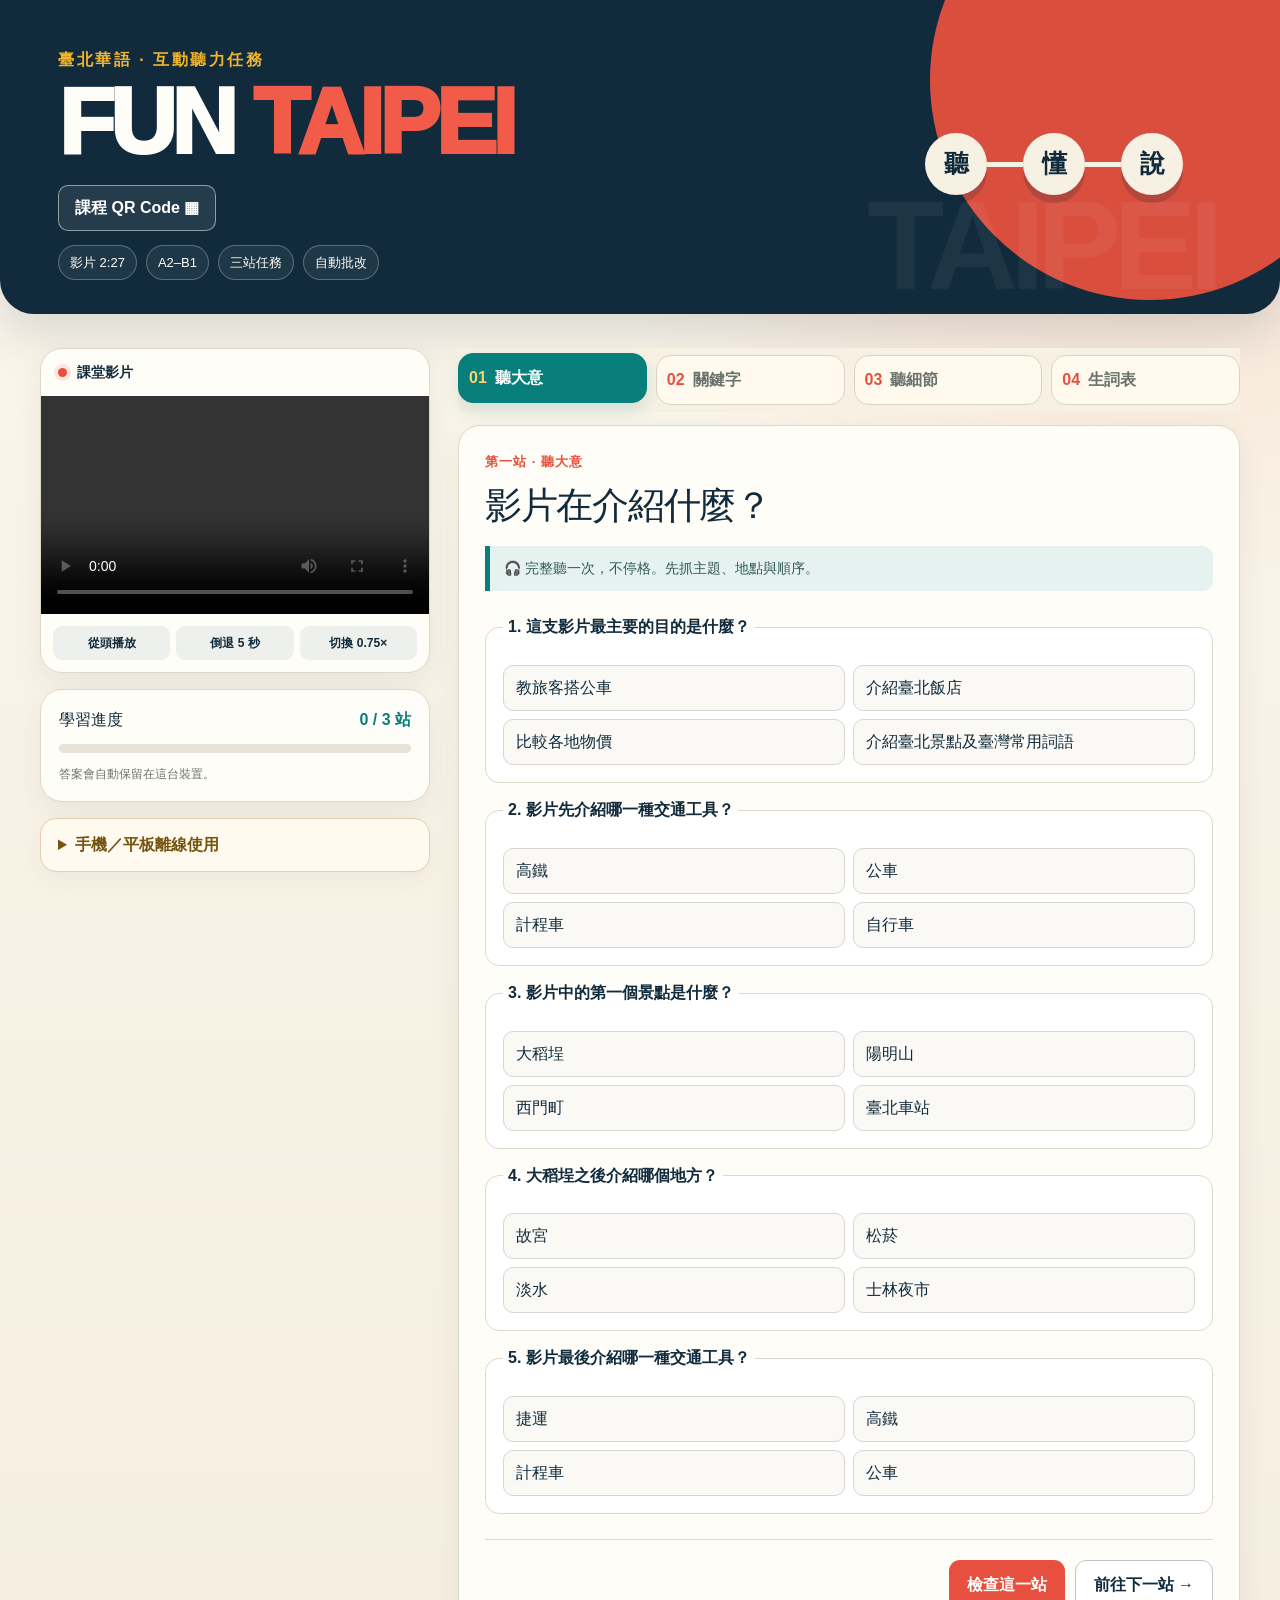
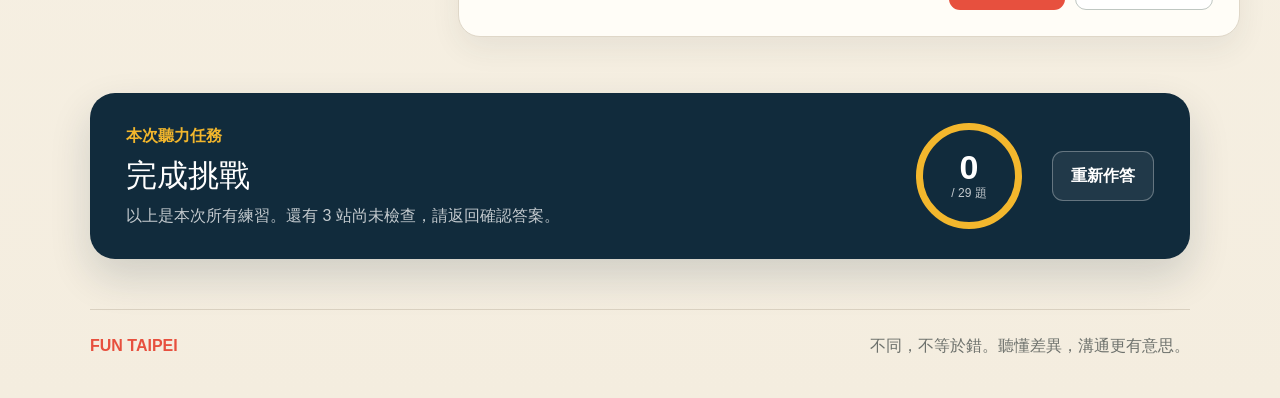
<file: index.html>
<!doctype html><html lang="zh-Hant"><head><meta charset="utf-8"><meta name="viewport" content="width=device-width,initial-scale=1"><title>FUN TAIPEI｜臺北華語聽力任務</title><link rel="icon" href="./favicon.svg"><link rel="manifest" href="./manifest.webmanifest"><meta name="theme-color" content="#112b3c">  <script type="module" crossorigin src="./assets/index-vocabulary-20261005.js"></script>
  <link rel="stylesheet" crossorigin href="./assets/index-vocabulary-20261005.css">
<link rel="stylesheet" href="./assets/sticky-word-bank-20261012.css"><script defer src="./assets/sticky-word-bank-20261012.js"></script></head><body><div id="root"></div></body></html>
</file>
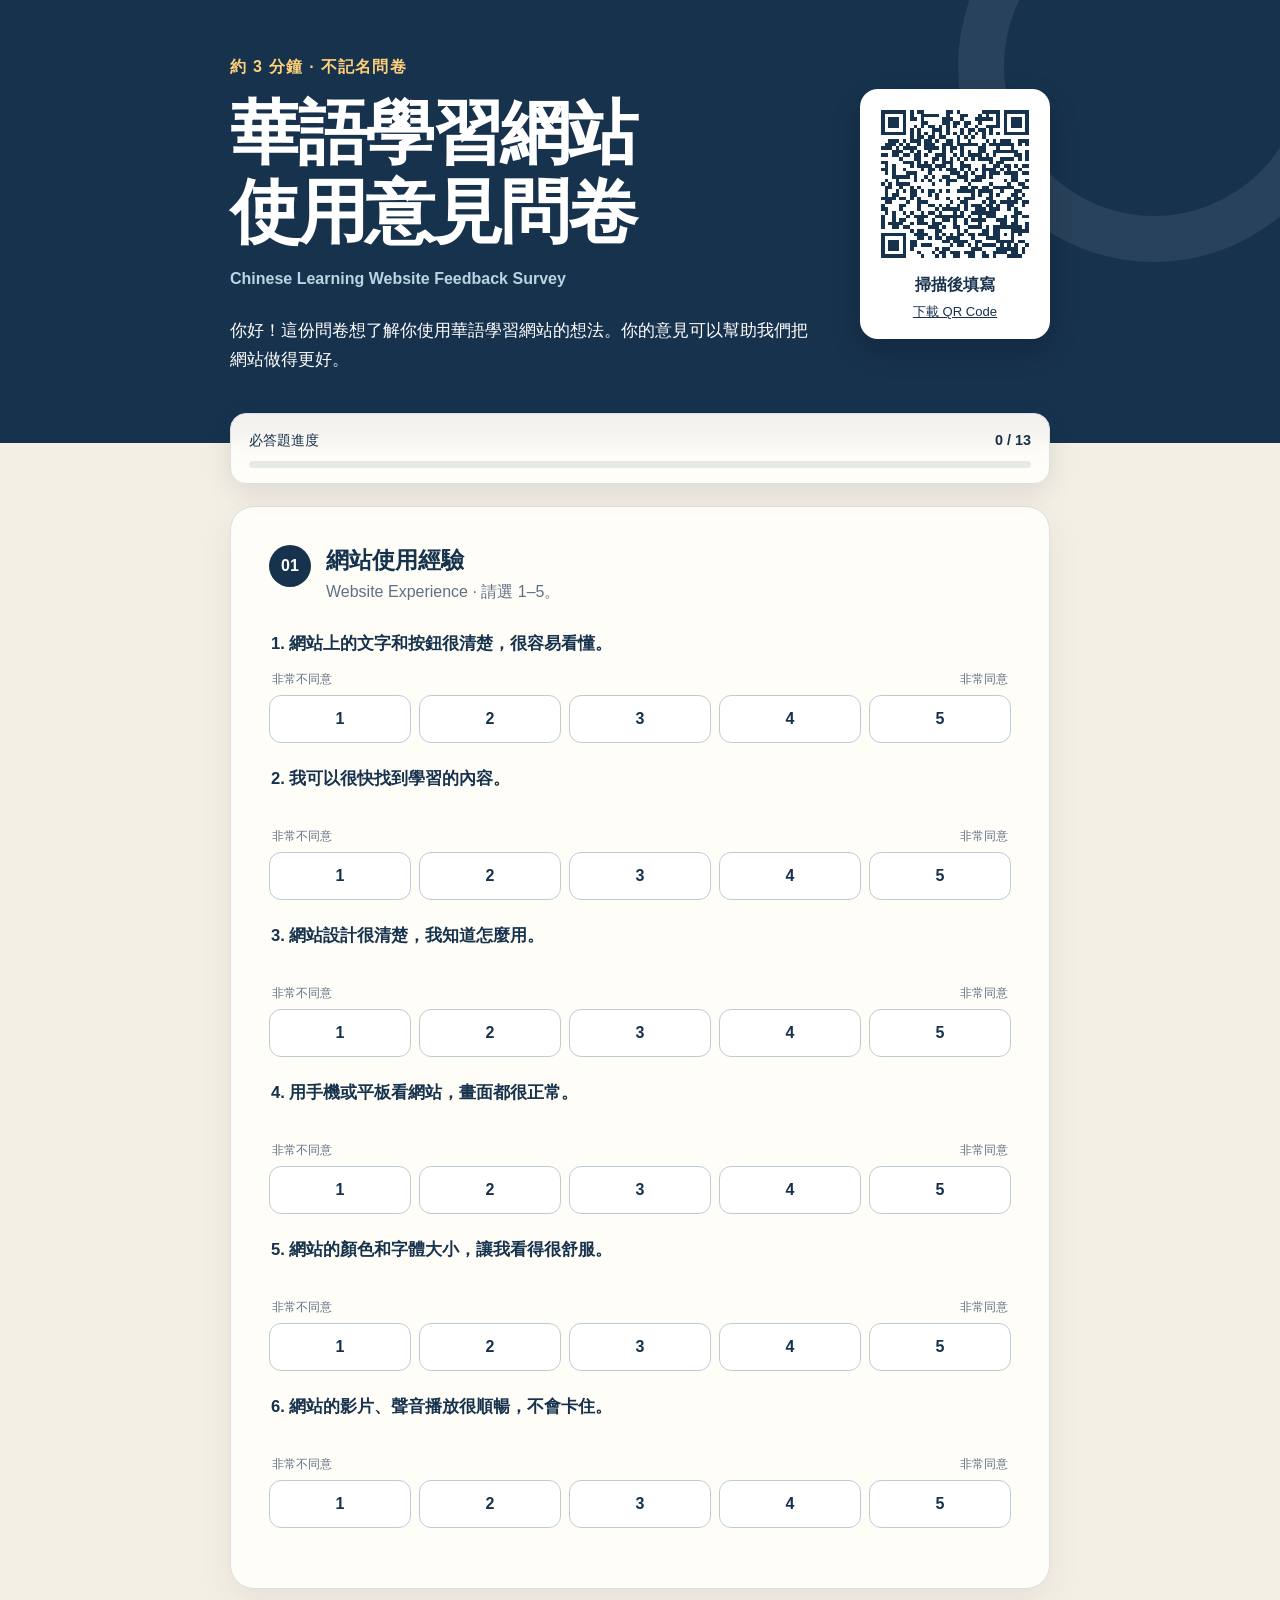
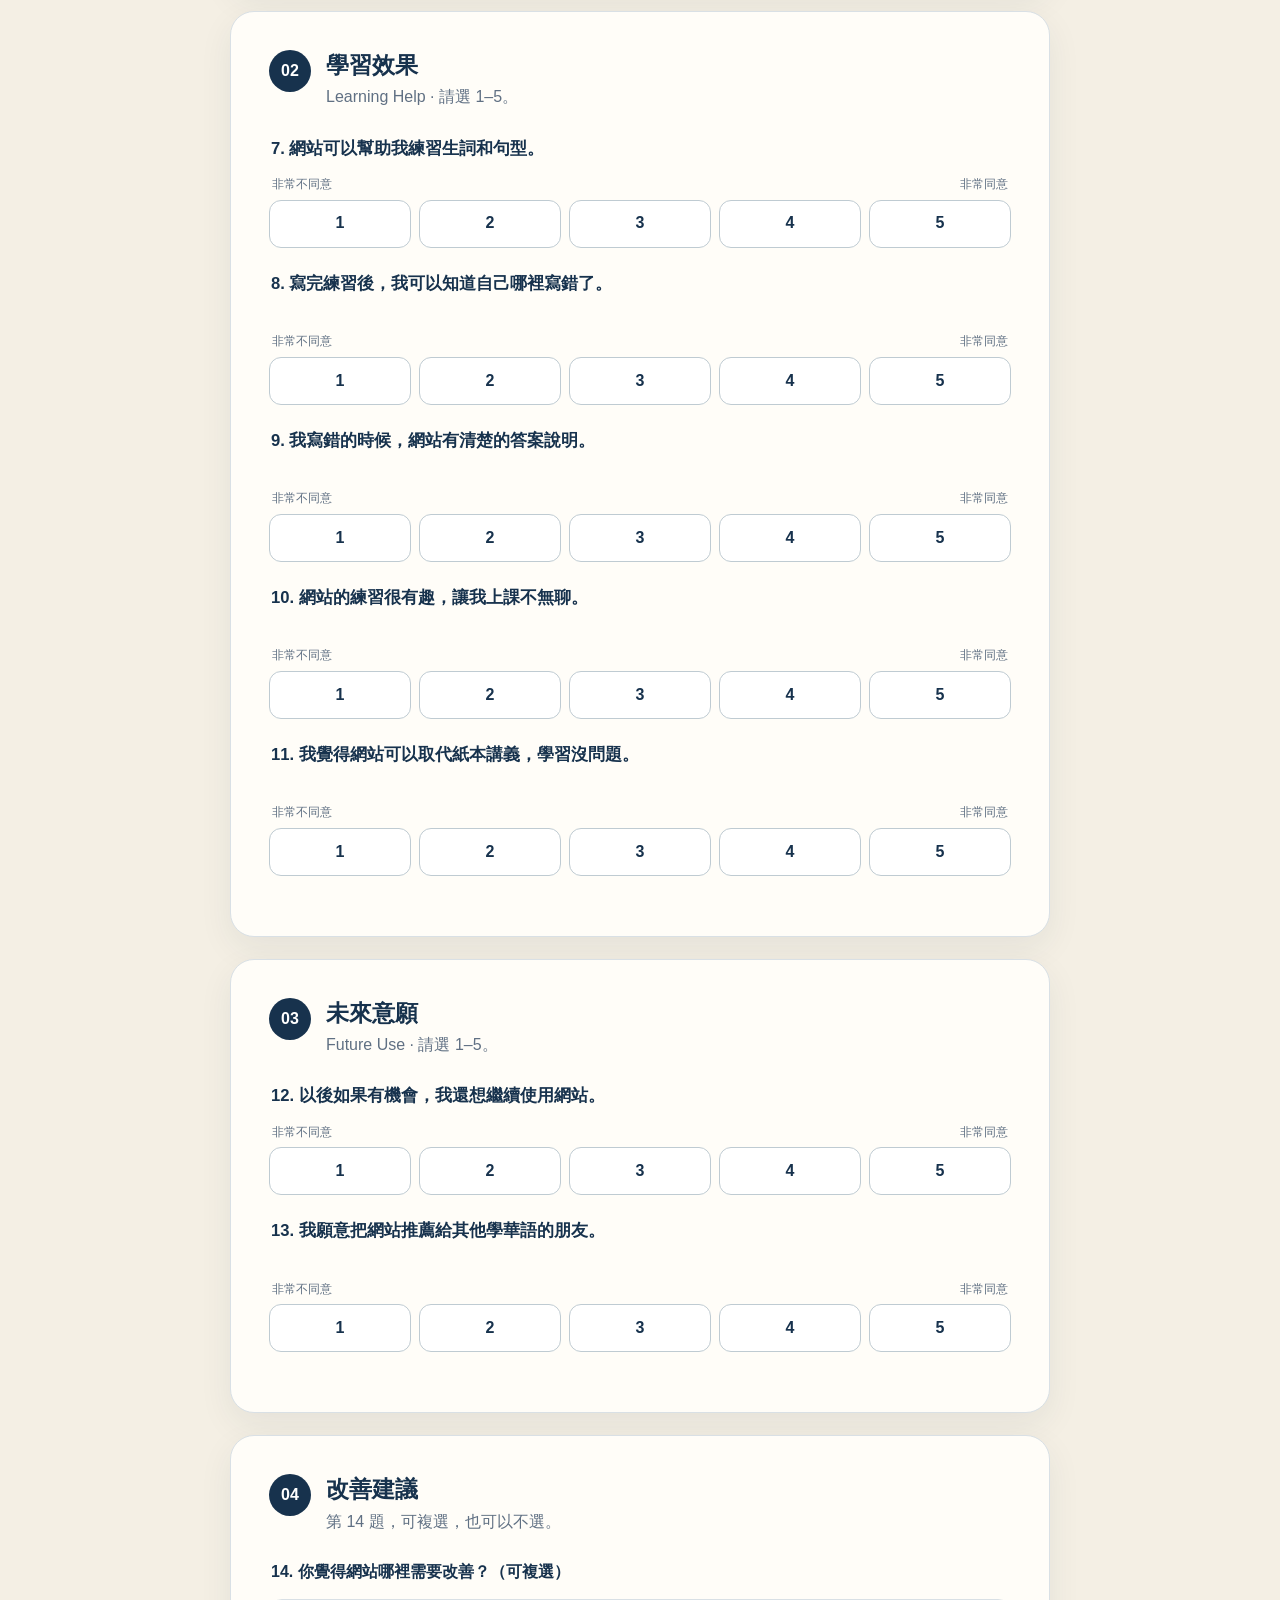
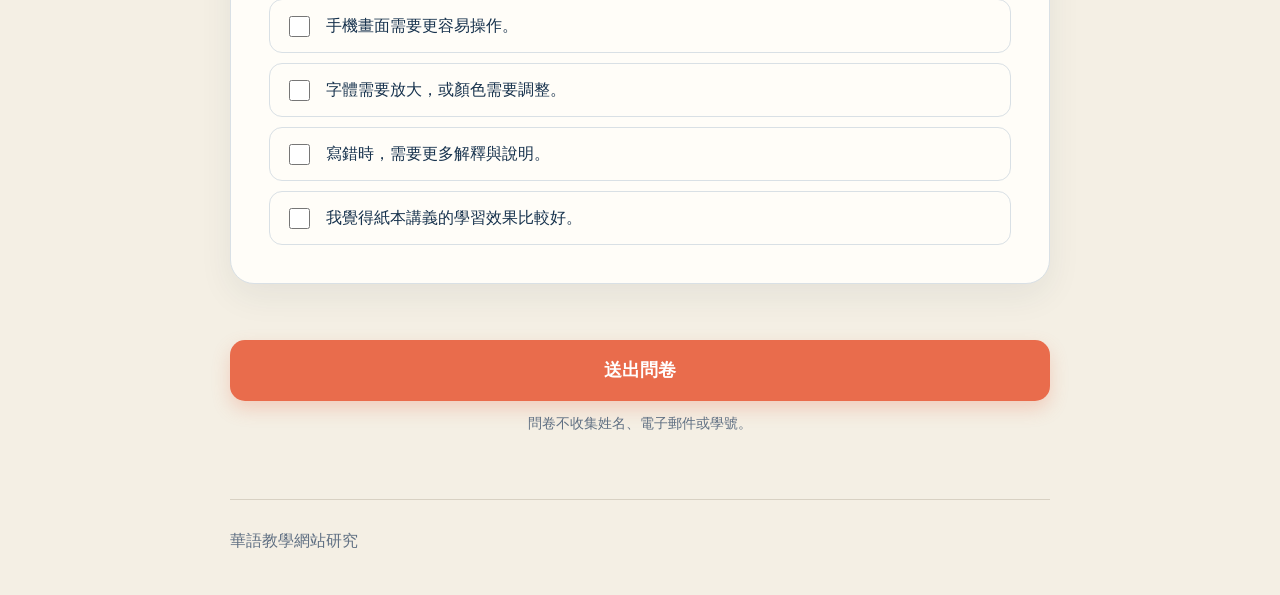
<file: survey/index.html>
<!doctype html>
<html lang="zh-Hant">
<head>
  <meta charset="utf-8">
  <meta name="viewport" content="width=device-width, initial-scale=1">
  <meta name="theme-color" content="#17324d">
  <title>華語學習網站使用意見問卷</title>
  <link rel="stylesheet" href="./styles.css?v=20261001-6">
</head>
<body>
  <header class="hero">
    <div class="hero-inner hero-layout">
      <div>
        <p class="eyebrow">約 3 分鐘 · 不記名問卷</p>
        <h1>華語學習網站<br>使用意見問卷</h1>
        <p class="subtitle">Chinese Learning Website Feedback Survey</p>
        <p class="intro">你好！這份問卷想了解你使用華語學習網站的想法。你的意見可以幫助我們把網站做得更好。</p>
      </div>
      <aside class="hero-qr" aria-label="問卷 QR Code">
        <img src="./survey-qr.svg" alt="華語學習網站使用意見問卷 QR Code">
        <strong>掃描後填寫</strong>
        <a href="./survey-qr.svg" download="華語教學網站問卷-QR-Code.svg">下載 QR Code</a>
      </aside>
    </div>
  </header>

  <main>
    <div class="progress-wrap" aria-label="作答進度">
      <div class="progress-copy"><span>必答題進度</span><strong id="progressText">0 / 13</strong></div>
      <div class="progress-track"><span id="progressBar"></span></div>
    </div>

    <form id="surveyForm" novalidate>
      <div id="questionSections"></div>

      <section class="panel" aria-labelledby="improvement-heading">
        <div class="section-heading">
          <span>04</span>
          <div><h2 id="improvement-heading">改善建議</h2><p>第 14 題，可複選，也可以不選。</p></div>
        </div>
        <fieldset class="improvement-options">
          <legend>14. 你覺得網站哪裡需要改善？（可複選）</legend>
          <label><input type="checkbox" name="improvements" value="mobile"><span>手機畫面需要更容易操作。</span></label>
          <label><input type="checkbox" name="improvements" value="visual"><span>字體需要放大，或顏色需要調整。</span></label>
          <label><input type="checkbox" name="improvements" value="explanation"><span>寫錯時，需要更多解釋與說明。</span></label>
          <label><input type="checkbox" name="improvements" value="paper"><span>我覺得紙本講義的學習效果比較好。</span></label>
        </fieldset>
      </section>

      <input class="honeypot" type="text" name="website" tabindex="-1" autocomplete="off" aria-hidden="true">
      <p class="form-error" id="formError" role="alert" aria-live="polite"></p>
      <button class="submit-button" type="submit">送出問卷</button>
      <p class="privacy-note">問卷不收集姓名、電子郵件或學號。</p>
    </form>

    <section class="success" id="success" hidden aria-live="polite">
      <div class="success-mark">✓</div>
      <h2>謝謝你的意見！</h2>
      <p>你的回答已經送出，可以關閉這個頁面。</p>
    </section>
  </main>

  <footer>
    <span>華語教學網站研究</span>
  </footer>
  <script src="./app.js?v=20261001-7" defer></script>
</body>
</html>
</file>
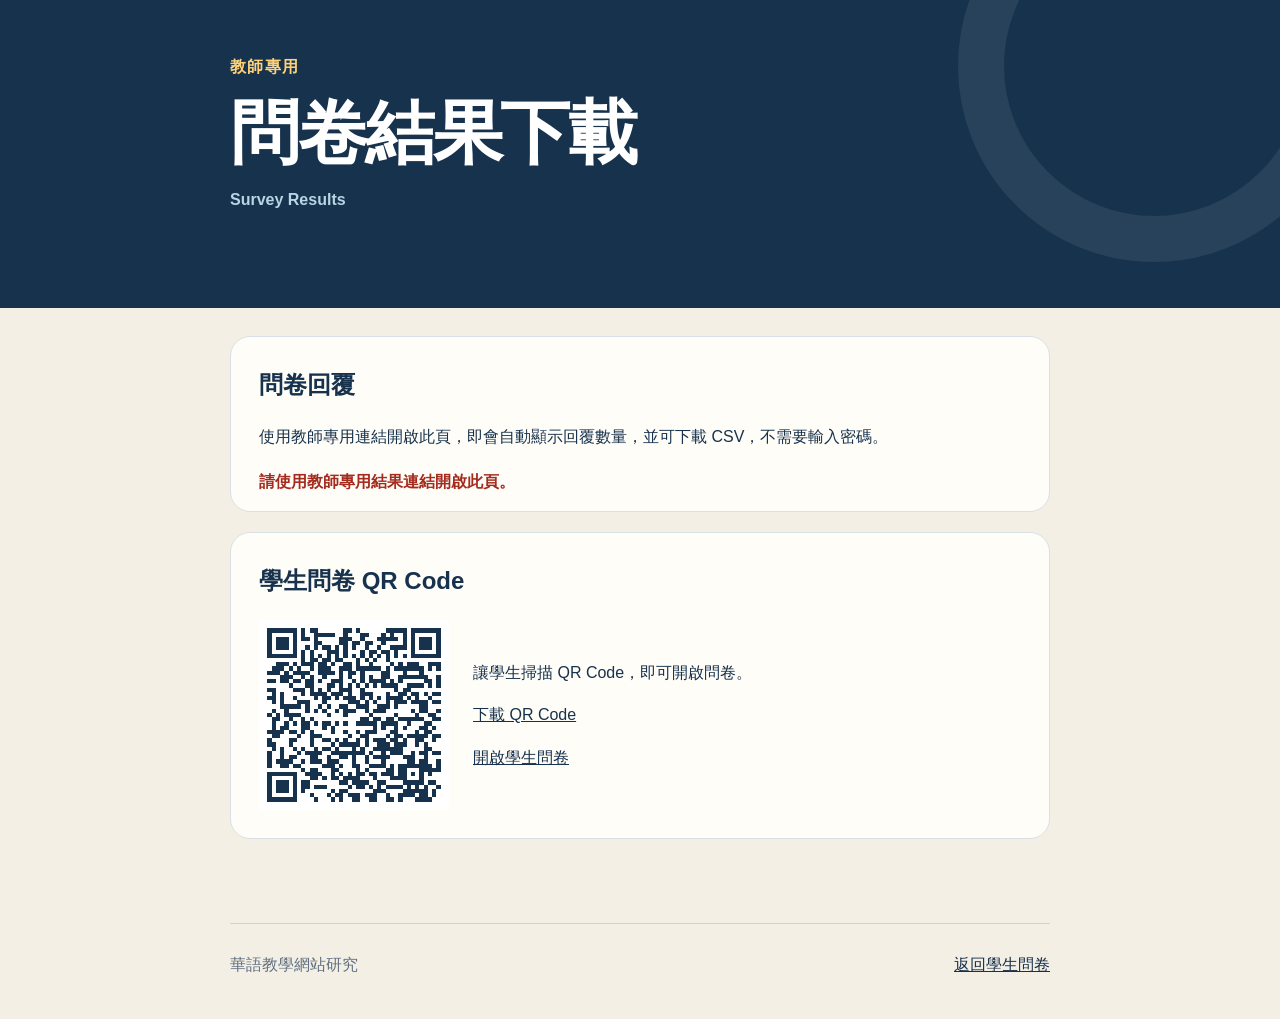
<file: survey/admin.html>
<!doctype html>
<html lang="zh-Hant">
<head>
  <meta charset="utf-8">
  <meta name="viewport" content="width=device-width, initial-scale=1">
  <title>問卷結果下載</title>
  <link rel="stylesheet" href="./styles.css?v=20261001-4">
</head>
<body>
  <header class="hero"><div class="hero-inner"><p class="eyebrow">教師專用</p><h1>問卷結果下載</h1><p class="subtitle">Survey Results</p></div></header>
  <main class="admin-main">
    <section class="admin-card">
      <h2>問卷回覆</h2>
      <p>使用教師專用連結開啟此頁，即會自動顯示回覆數量，並可下載 CSV，不需要輸入密碼。</p>
      <p class="form-error" id="adminError" aria-live="polite"></p>
      <div id="dashboard" hidden>
        <div class="dashboard">
          <div class="metric"><span>有效回覆</span><strong id="responseCount">0</strong></div>
          <div class="metric"><span>最近更新</span><strong id="latestDate">—</strong></div>
        </div>
        <button class="admin-button" id="downloadCsv">下載 CSV 結果</button>
      </div>
    </section>
    <section class="admin-card">
      <h2>學生問卷 QR Code</h2>
      <div class="qr-layout">
        <img src="./survey-qr.svg" alt="華語學習網站使用意見問卷 QR Code">
        <div><p>讓學生掃描 QR Code，即可開啟問卷。</p><p><a class="quiet-link" href="./survey-qr.svg" download="華語教學網站問卷-QR-Code.svg">下載 QR Code</a></p><p><a class="quiet-link" href="./">開啟學生問卷</a></p></div>
      </div>
    </section>
  </main>
  <footer><span>華語教學網站研究</span><a href="./">返回學生問卷</a></footer>
  <script src="./admin.js?v=20261001-4" defer></script>
</body>
</html>
</file>
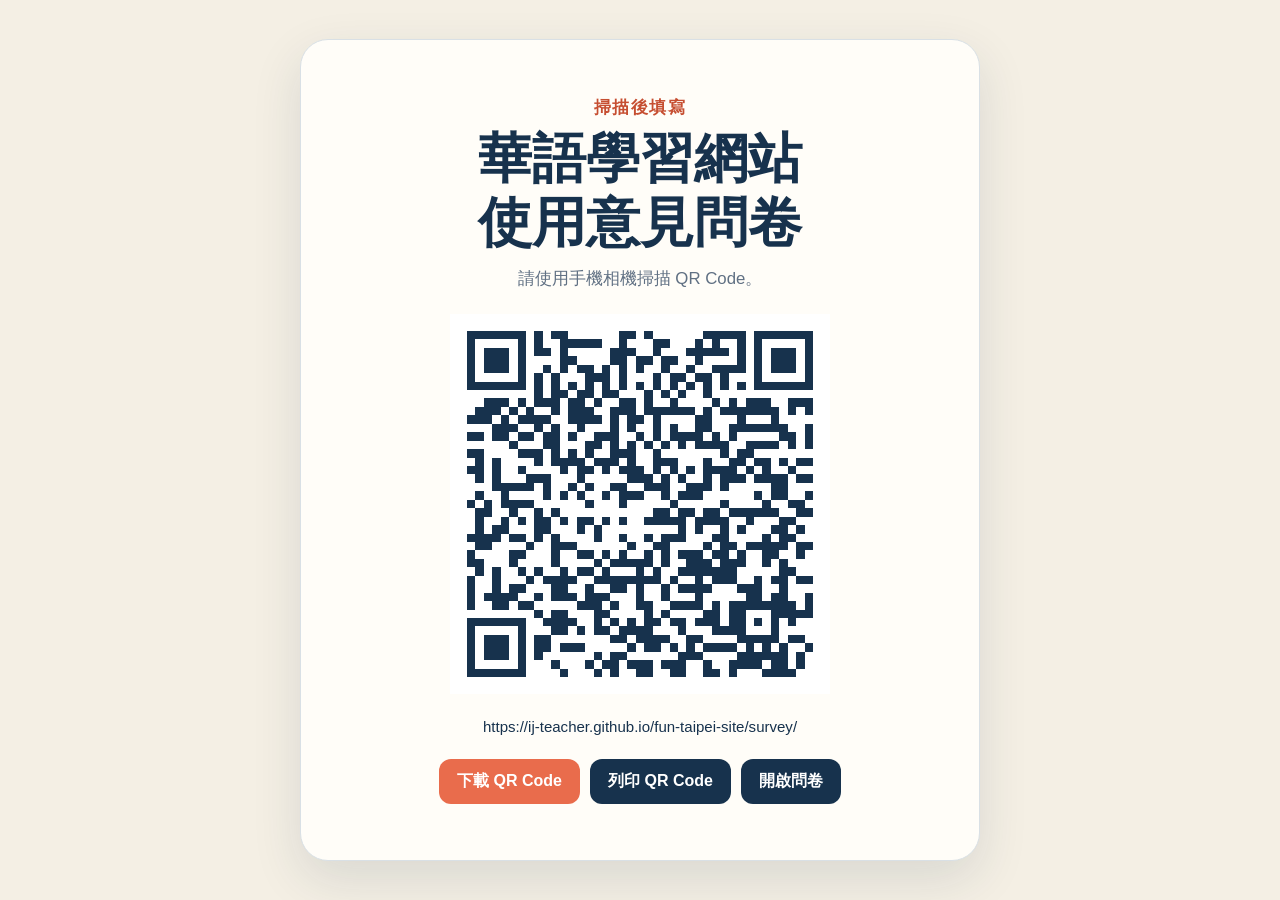
<file: survey/qr.html>
<!doctype html>
<html lang="zh-Hant">
<head>
  <meta charset="utf-8">
  <meta name="viewport" content="width=device-width, initial-scale=1">
  <title>華語學習網站問卷 QR Code</title>
  <style>
    :root { font-family: "Noto Sans TC", "Microsoft JhengHei", sans-serif; color: #17324d; background: #f4efe4; }
    * { box-sizing: border-box; }
    body { margin: 0; min-height: 100vh; display: grid; place-items: center; padding: 24px; }
    main { width: min(680px, 100%); padding: clamp(28px, 6vw, 56px); text-align: center; background: #fffdf8; border: 1px solid #d9e0e5; border-radius: 28px; box-shadow: 0 18px 50px rgba(23,50,77,.12); }
    .eyebrow { margin: 0 0 8px; color: #c64e31; font-weight: 800; letter-spacing: .08em; }
    h1 { margin: 0; font-size: clamp(2rem, 7vw, 3.4rem); line-height: 1.18; }
    p { margin: 12px 0 24px; color: #607083; font-size: 1.05rem; }
    img { display: block; width: min(380px, 82vw); height: auto; margin: 0 auto 24px; background: white; }
    .url { overflow-wrap: anywhere; color: #17324d; font-size: .94rem; }
    .actions { display: flex; justify-content: center; flex-wrap: wrap; gap: 10px; margin-top: 24px; }
    .actions a, button { padding: 12px 18px; color: white; background: #17324d; border: 0; border-radius: 12px; font: inherit; font-weight: 800; text-decoration: none; cursor: pointer; }
    .actions a:first-child { background: #e96c4c; }
    @media print { body { background: white; padding: 0; } main { border: 0; box-shadow: none; } .actions { display: none; } }
  </style>
</head>
<body>
  <main>
    <p class="eyebrow">掃描後填寫</p>
    <h1>華語學習網站<br>使用意見問卷</h1>
    <p>請使用手機相機掃描 QR Code。</p>
    <img src="./survey-qr.svg" alt="華語學習網站使用意見問卷 QR Code">
    <div class="url">https://ij-teacher.github.io/fun-taipei-site/survey/</div>
    <div class="actions">
      <a href="./survey-qr.svg" download="華語教學網站問卷-QR-Code.svg">下載 QR Code</a>
      <button type="button" onclick="window.print()">列印 QR Code</button>
      <a href="./">開啟問卷</a>
    </div>
  </main>
</body>
</html>
</file>
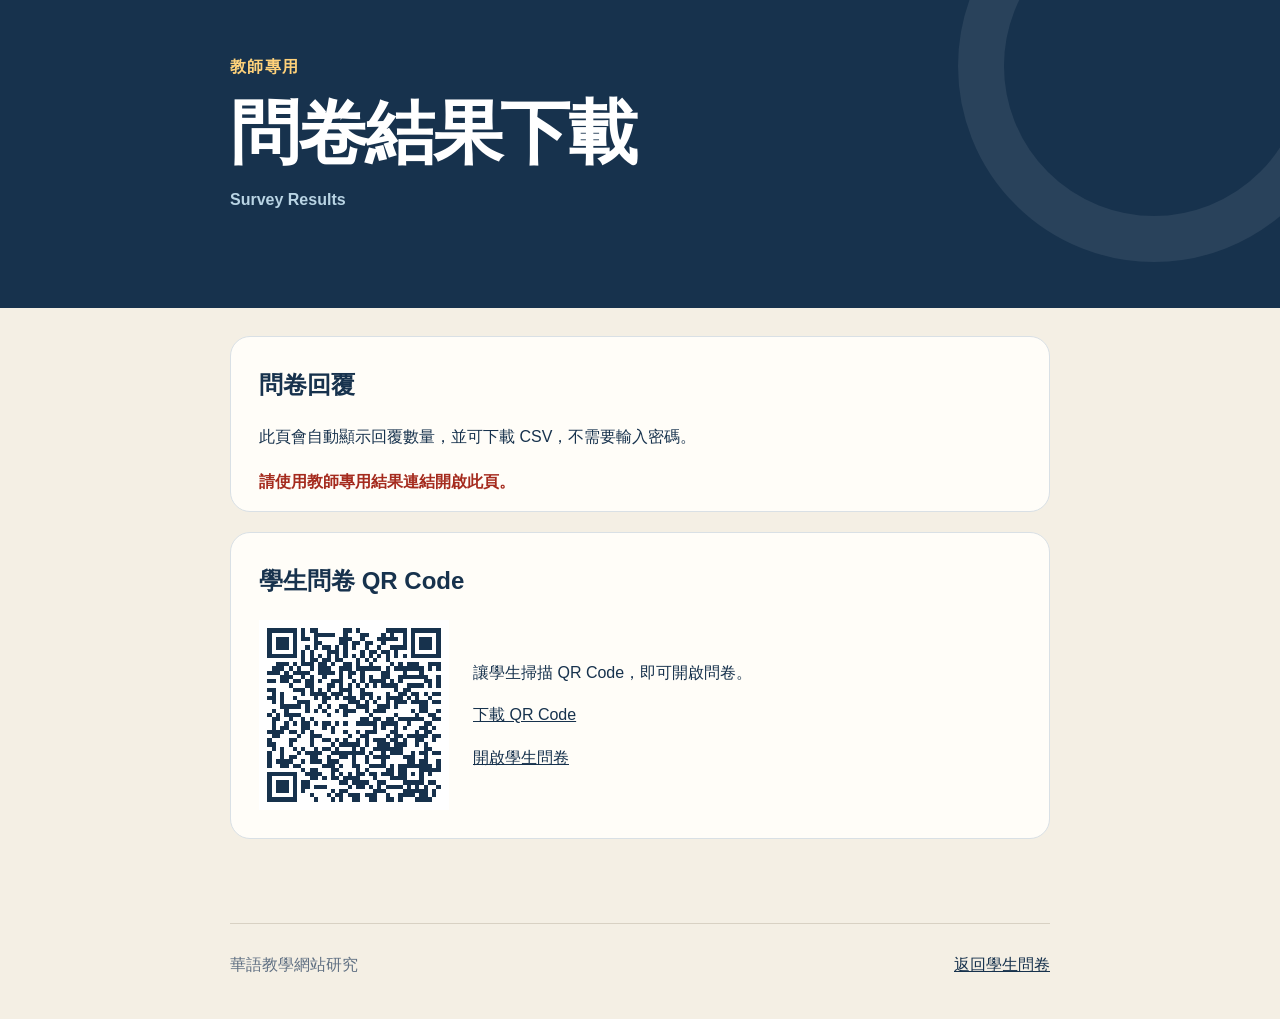
<file: survey/results.html>
<!doctype html>
<html lang="zh-Hant">
<head>
  <meta charset="utf-8">
  <meta name="viewport" content="width=device-width, initial-scale=1">
  <title>問卷結果下載</title>
  <link rel="stylesheet" href="./styles.css?v=20261001-5">
</head>
<body>
  <header class="hero"><div class="hero-inner"><p class="eyebrow">教師專用</p><h1>問卷結果下載</h1><p class="subtitle">Survey Results</p></div></header>
  <main class="admin-main">
    <section class="admin-card">
      <h2>問卷回覆</h2>
      <p>此頁會自動顯示回覆數量，並可下載 CSV，不需要輸入密碼。</p>
      <p class="form-error" id="adminError" aria-live="polite"></p>
      <div id="dashboard" hidden>
        <div class="dashboard">
          <div class="metric"><span>有效回覆</span><strong id="responseCount">0</strong></div>
          <div class="metric"><span>最近更新</span><strong id="latestDate">—</strong></div>
        </div>
        <button class="admin-button" id="downloadCsv">下載 CSV 結果</button>
      </div>
    </section>
    <section class="admin-card">
      <h2>學生問卷 QR Code</h2>
      <div class="qr-layout">
        <img src="./survey-qr.svg" alt="華語學習網站使用意見問卷 QR Code">
        <div><p>讓學生掃描 QR Code，即可開啟問卷。</p><p><a class="quiet-link" href="./survey-qr.svg" download="華語教學網站問卷-QR-Code.svg">下載 QR Code</a></p><p><a class="quiet-link" href="./">開啟學生問卷</a></p></div>
      </div>
    </section>
  </main>
  <footer><span>華語教學網站研究</span><a href="./">返回學生問卷</a></footer>
  <script src="./results.js?v=20261001-5" defer></script>
</body>
</html>
</file>
<file: assets/index-vocabulary-20261005.css>
:root{--navy:#112b3c;--teal:#087f7a;--coral:#e7503e;--gold:#d59a22;--cream:#f7f1e4;--white:#fffdf7;--line:#d8d1c3;--green:#19734d;--red:#a7352b}main{background:radial-gradient(circle at 90% 0,#f5d9c8 0,#0000 26%),linear-gradient(#fbf6eb 0,#f4eddf 100%);min-height:100vh}.hero{max-width:1320px;min-height:285px;color:var(--white);background:var(--navy);border-radius:0 0 34px 34px;justify-content:space-between;align-items:center;margin:auto;padding:48px 58px 34px;display:flex;position:relative;overflow:hidden;box-shadow:0 18px 50px #112b3c26}.hero:after{content:"";background:var(--coral);opacity:.94;border-radius:50%;width:440px;height:440px;position:absolute;top:-140px;right:-90px}.hero:before{content:"TAIPEI";letter-spacing:-8px;color:#ffffff0d;z-index:1;font-size:126px;font-weight:900;position:absolute;bottom:-26px;right:5%}.hero-copy,.route-mark{z-index:2;position:relative}.kicker{color:#f0b42d;letter-spacing:.16em;margin:0 0 8px;font-weight:800}h1{letter-spacing:-.055em;margin:0;font-size:clamp(56px,8vw,92px);font-weight:950;line-height:.92}h1 span{color:#f15b48}.subtitle{opacity:.9;letter-spacing:.04em;margin:16px 0 20px;font-size:20px}.meta-row{flex-wrap:wrap;gap:9px;display:flex}.meta-row span{background:#ffffff10;border:1px solid #ffffff45;border-radius:999px;padding:7px 11px;font-size:13px}.route-mark{width:260px;color:var(--navy);justify-content:center;align-items:center;margin-right:38px;display:flex}.route-mark b{background:var(--cream);border-radius:50%;place-items:center;width:62px;height:62px;font-size:25px;display:grid;box-shadow:0 8px #112b3c30}.route-mark i{background:var(--cream);width:36px;height:5px}.workspace{grid-template-columns:minmax(300px,390px) 1fr;align-items:start;gap:28px;width:min(1200px,100% - 32px);margin:34px auto 56px;display:grid}.video-panel{gap:16px;display:grid;position:sticky;top:18px}.video-card,.progress-card,.activity-card{background:var(--white);border:1px solid #dfd7c8;border-radius:22px;overflow:hidden;box-shadow:0 12px 30px #27323a12}.video-label{padding:13px 17px;font-size:14px;font-weight:800}.live-dot{background:var(--coral);border-radius:50%;width:9px;height:9px;margin-right:6px;display:inline-block;box-shadow:0 0 0 4px #e7503e20}video{aspect-ratio:16/9;background:#06151f;width:100%;display:block}.cue-row{gap:6px;padding:12px;display:flex}.cue-row button{color:var(--navy);background:#edf0ec;border:0;border-radius:9px;flex:1;padding:8px 5px;font-size:12px;font-weight:700}.cue-row button:hover{background:#dce7e3}.progress-card{padding:18px}.progress-card>div:first-child{justify-content:space-between;display:flex}.progress-card strong{color:var(--teal)}.progress{background:#e8e3d9;border-radius:20px;height:9px;margin:12px 0;overflow:hidden}.progress i{background:linear-gradient(90deg,var(--teal),#49a59e);height:100%;transition:all .4s;display:block}.progress-card p{color:#6e736e;margin:0;font-size:12px}.mobile-card{background:#fffaf0;border:1px solid #dfcfaa;border-radius:16px;overflow:hidden;box-shadow:0 8px 22px #27323a0d}.mobile-card summary{color:#75540e;cursor:pointer;padding:14px 17px;font-weight:900}.mobile-card div{color:#5f615c;border-top:1px solid #eadcbb;padding:11px 17px 14px;font-size:12px;line-height:1.65}.mobile-card p{margin:5px 0}.mobile-card b{color:var(--teal)}.station-tabs{grid-template-columns:repeat(3,1fr);gap:9px;margin-bottom:13px;display:grid}.station-tabs button{color:#69716d;background:#fff9ee;border:1px solid #d9d1c3;border-radius:15px;align-items:center;gap:8px;padding:12px 10px;display:flex;position:relative}.station-tabs em{color:var(--coral);font-style:normal;font-weight:900}.station-tabs span{font-weight:800}.station-tabs button.active{background:var(--teal);color:#fff;border-color:var(--teal);transform:translateY(-2px);box-shadow:0 8px 18px #087f7a25}.station-tabs button.active em{color:#ffd366}.station-tabs b{color:#16734e;background:#dff3e9;border-radius:50%;place-items:center;width:18px;height:18px;font-size:12px;display:grid;position:absolute;top:5px;right:7px}.activity-card{padding:26px}.activity-head p{color:var(--coral);letter-spacing:.08em;margin:0;font-size:13px;font-weight:900}.activity-head h2{letter-spacing:-.035em;margin:6px 0 13px;font-size:clamp(25px,4vw,37px)}.instruction{border-left:5px solid var(--teal);color:#315955;background:#e5f2ef;border-radius:0 11px 11px 0;padding:12px 14px;font-size:14px}.questions{gap:15px;margin-top:24px;display:grid}fieldset,.fill-item{background:#fff;border:1px solid #ded8cc;border-radius:14px;margin:0;padding:17px;transition:all .2s}legend{padding:0 5px;font-weight:800;line-height:1.55}.options{grid-template-columns:repeat(2,minmax(0,1fr));gap:8px;margin-top:8px;display:grid}.options.compact{grid-template-columns:repeat(2,110px)}.options label{position:relative}.options input{opacity:0;position:absolute}.options span{background:#faf9f5;border:1px solid #d7d5cf;border-radius:10px;padding:10px 12px;transition:all .2s;display:block}.options input:checked+span{border-color:var(--teal);color:#075c58;box-shadow:inset 0 0 0 1px var(--teal);background:#dff1ed;font-weight:800}.correct{background:#f3fbf6!important;border-color:#75ad8e!important}.wrong{background:#fff6f4!important;border-color:#dc8c84!important}.feedback{color:#595f5b;border-top:1px dashed #d9d2c6;margin:10px 0 0;padding-top:9px;font-size:13px}.keyword-status{color:#fff;background:linear-gradient(120deg,var(--navy),#174b59);border-radius:14px;justify-content:space-between;align-items:center;padding:15px 18px;display:flex}.keyword-status div{gap:2px;display:grid}.keyword-status div span{color:#bfd8d5;font-size:12px}.keyword-status p{color:#ffd36b;margin:0;font-size:25px;font-weight:900}.keyword-status small{color:#fff;font-size:12px;font-weight:600}.drag-help{color:#6c624b;background:#fffaf0;border:1px dashed #c7b98f;border-radius:11px;padding:10px 13px;font-size:12px;line-height:1.7}.drag-help span{color:var(--coral)}.word-bank{background:#fff0cf;border-radius:13px;flex-wrap:wrap;gap:8px;padding:15px;display:flex}.word-bank strong{color:#78560e;width:100%}.word-bank button{color:var(--navy);cursor:grab;background:#fff;border:1px solid #e2c985;border-radius:10px;align-items:center;gap:6px;padding:7px 9px 7px 12px;font-size:13px;font-weight:800;transition:transform .15s,box-shadow .15s,opacity .15s;display:flex;box-shadow:0 3px #d6bd78}.word-bank button:hover:not(.used),.word-bank button.selected{transform:translateY(-2px);box-shadow:0 5px #c6a953}.word-bank button.selected{border-color:var(--coral);outline:3px solid #e7503e55}.word-bank button:active{cursor:grabbing}.word-bank button i{color:#aa9563;letter-spacing:-4px;font-style:normal}.word-bank button.used{opacity:.3;box-shadow:none;cursor:not-allowed;background:#eee8db;text-decoration:line-through}.fill-item{grid-template-columns:1fr minmax(190px,250px);align-items:center;gap:10px;font-weight:700;display:grid}.drag-fill{padding:14px 15px}.drop-zone{color:#747871;background:#fffdf8;border:2px dashed #b9b7ae;border-radius:11px;width:100%;min-height:48px;padding:8px 10px;transition:all .18s}.drop-zone em{font-size:12px;font-style:normal}.drop-zone.ready{border-color:var(--coral);color:var(--coral);background:#fff2ee;animation:1.2s ease-in-out infinite readyPulse}.drop-zone.filled{border:2px solid var(--teal);color:#075b56;cursor:grab;background:#e5f4f1;justify-content:space-between;align-items:center;display:flex;box-shadow:inset 0 0 0 1px #fffa}.drop-zone.filled b{font-size:15px}.drop-zone.filled i{background:#087f7a18;border-radius:50%;place-items:center;width:23px;height:23px;font-style:normal;display:grid}.drop-zone:focus-visible{outline-offset:2px;outline:3px solid #e7503e55}.fill-item small{color:var(--red);grid-column:2}@keyframes readyPulse{50%{box-shadow:0 0 0 4px #e7503e19}}.questions h3{margin:18px 0 0;font-size:20px}.action-row{border-top:1px solid #e1dbd0;justify-content:flex-end;gap:10px;margin-top:25px;padding-top:20px;display:flex}.action-row button,.result button{border-radius:11px;padding:12px 18px;font-weight:900}.check-btn{background:var(--coral);color:#fff;border:0}.next-btn{color:var(--navy);background:#fff;border:1px solid #bfc7c2}.result{background:var(--navy);color:#fff;border-radius:25px;grid-template-columns:1fr auto auto;align-items:center;gap:30px;width:min(1100px,100% - 32px);margin:0 auto 50px;padding:30px 36px;display:grid;box-shadow:0 18px 40px #112b3c29}.result p{color:#f2b62c;margin:0;font-weight:900}.result h2{margin:5px 0;font-size:31px}.result span{opacity:.75}.score-ring{border:7px solid #f3b72d;border-radius:50%;flex-direction:column;justify-content:center;align-items:center;min-width:106px;height:106px;display:flex}.score-ring strong{font-size:34px;line-height:1}.score-ring span{font-size:12px}.result button{color:#fff;background:#ffffff12;border:1px solid #ffffff4d}footer{color:#6d716c;border-top:1px solid #d9d0c0;justify-content:space-between;max-width:1100px;margin:auto;padding:24px 0 40px;display:flex}footer strong{color:var(--coral)}@media (width<=900px){.hero{padding:38px 28px}.route-mark{display:none}.workspace{grid-template-columns:1fr}.video-panel{position:static}.video-card{grid-template-columns:1fr;display:grid}.station-tabs{z-index:5;background:var(--cream);padding:7px 0;position:sticky;top:0}.result{grid-template-columns:1fr auto}.result button{grid-column:1/-1}.hero:before{font-size:80px}}@media (width<=600px){.hero{border-radius:0 0 23px 23px;min-height:245px}.subtitle{font-size:17px}.workspace{width:min(100% - 18px,1200px);margin-top:18px}.activity-card{padding:19px 14px}.station-tabs span{font-size:12px}.station-tabs button{gap:4px;padding:10px 6px}.options,.fill-item{grid-template-columns:1fr}.fill-item small{grid-column:1}.drag-help span{display:none}.word-bank{gap:9px}.word-bank button{min-height:42px}.drop-zone{min-height:50px}.action-row{flex-direction:column}.action-row button{width:100%}.result{gap:18px;width:calc(100% - 18px);padding:24px 20px}.score-ring{width:85px;min-width:85px;height:85px}.result h2{font-size:24px}footer{flex-direction:column;gap:6px;margin:0 15px}}.qr-open{color:#fff;cursor:pointer;background:#ffffff15;border:1px solid #ffffff80;border-radius:10px;margin:20px 0 14px;padding:10px 16px;font-weight:800;display:block}.qr-open:hover{background:#ffffff30}.qr-dialog{color:#112b3c;text-align:center;background:#fffdf7;border:0;border-radius:20px;width:min(420px,100vw - 32px);max-height:90dvh;margin:auto;padding:28px 22px;overflow:auto;box-shadow:0 20px 80px #0005}.qr-dialog::backdrop{background:#112b3cbb}.qr-dialog h2{margin:18px 0 10px;font-size:24px}.qr-dialog p{font-size:14px}.qr-dialog img{background:#fff;width:min(300px,100%);height:auto;margin:12px auto;display:block}.qr-dialog a{color:#087f7a;margin:12px auto;text-decoration:underline;display:block}.qr-dialog .qr-download{color:#fff;background:#087f7a;border-radius:10px;padding:12px;font-weight:800;text-decoration:none}.qr-close{cursor:pointer;background:0 0;border:0;width:40px;height:40px;font-size:30px;position:absolute;top:8px;right:12px}@layer properties{@supports (((-webkit-hyphens:none)) and (not (margin-trim:inline))) or ((-moz-orient:inline) and (not (color:rgb(from red r g b)))){*,:before,:after,::backdrop{--tw-blur:initial;--tw-brightness:initial;--tw-contrast:initial;--tw-grayscale:initial;--tw-hue-rotate:initial;--tw-invert:initial;--tw-opacity:initial;--tw-saturate:initial;--tw-sepia:initial;--tw-drop-shadow:initial;--tw-drop-shadow-color:initial;--tw-drop-shadow-alpha:100%;--tw-drop-shadow-size:initial}}}@layer theme{:root,:host{--font-sans:ui-sans-serif, system-ui, sans-serif, "Apple Color Emoji", "Segoe UI Emoji", "Segoe UI Symbol", "Noto Color Emoji";--font-mono:ui-monospace, SFMono-Regular, Menlo, Monaco, Consolas, "Liberation Mono", "Courier New", monospace;--spacing:.25rem;--default-font-family:var(--font-sans);--default-mono-font-family:var(--font-mono)}}@layer base{*,:after,:before,::backdrop{box-sizing:border-box;border:0 solid;margin:0;padding:0}::file-selector-button{box-sizing:border-box;border:0 solid;margin:0;padding:0}html,:host{-webkit-text-size-adjust:100%;tab-size:4;line-height:1.5;font-family:var(--default-font-family,ui-sans-serif, system-ui, sans-serif, "Apple Color Emoji", "Segoe UI Emoji", "Segoe UI Symbol", "Noto Color Emoji");font-feature-settings:var(--default-font-feature-settings,normal);font-variation-settings:var(--default-font-variation-settings,normal);-webkit-tap-highlight-color:transparent}hr{height:0;color:inherit;border-top-width:1px}abbr:where([title]){-webkit-text-decoration:underline dotted;text-decoration:underline dotted}h1,h2,h3,h4,h5,h6{font-size:inherit;font-weight:inherit}a{color:inherit;-webkit-text-decoration:inherit;-webkit-text-decoration:inherit;-webkit-text-decoration:inherit;-webkit-text-decoration:inherit;text-decoration:inherit}b,strong{font-weight:bolder}code,kbd,samp,pre{font-family:var(--default-mono-font-family,ui-monospace, SFMono-Regular, Menlo, Monaco, Consolas, "Liberation Mono", "Courier New", monospace);font-feature-settings:var(--default-mono-font-feature-settings,normal);font-variation-settings:var(--default-mono-font-variation-settings,normal);font-size:1em}small{font-size:80%}sub,sup{vertical-align:baseline;font-size:75%;line-height:0;position:relative}sub{bottom:-.25em}sup{top:-.5em}table{text-indent:0;border-color:inherit;border-collapse:collapse}:-moz-focusring{outline:auto}progress{vertical-align:baseline}summary{display:list-item}ol,ul,menu{list-style:none}img,svg,video,canvas,audio,iframe,embed,object{vertical-align:middle;display:block}img,video{max-width:100%;height:auto}button,input,select,optgroup,textarea{font:inherit;font-feature-settings:inherit;font-variation-settings:inherit;letter-spacing:inherit;color:inherit;opacity:1;background-color:#0000;border-radius:0}::file-selector-button{font:inherit;font-feature-settings:inherit;font-variation-settings:inherit;letter-spacing:inherit;color:inherit;opacity:1;background-color:#0000;border-radius:0}:where(select:is([multiple],[size])) optgroup{font-weight:bolder}:where(select:is([multiple],[size])) optgroup option{padding-inline-start:20px}::file-selector-button{margin-inline-end:4px}::placeholder{opacity:1}@supports (not ((-webkit-appearance:-apple-pay-button))) or (contain-intrinsic-size:1px){::placeholder{color:currentColor}@supports (color:color-mix(in lab, red, red)){::placeholder{color:color-mix(in oklab, currentcolor 50%, transparent)}}}textarea{resize:vertical}::-webkit-search-decoration{-webkit-appearance:none}::-webkit-date-and-time-value{min-height:1lh;text-align:inherit}::-webkit-datetime-edit{display:inline-flex}::-webkit-datetime-edit-fields-wrapper{padding:0}::-webkit-datetime-edit{padding-block:0}::-webkit-datetime-edit-year-field{padding-block:0}::-webkit-datetime-edit-month-field{padding-block:0}::-webkit-datetime-edit-day-field{padding-block:0}::-webkit-datetime-edit-hour-field{padding-block:0}::-webkit-datetime-edit-minute-field{padding-block:0}::-webkit-datetime-edit-second-field{padding-block:0}::-webkit-datetime-edit-millisecond-field{padding-block:0}::-webkit-datetime-edit-meridiem-field{padding-block:0}::-webkit-calendar-picker-indicator{line-height:1}:-moz-ui-invalid{box-shadow:none}button,input:where([type=button],[type=reset],[type=submit]){appearance:button}::file-selector-button{appearance:button}::-webkit-inner-spin-button{height:auto}::-webkit-outer-spin-button{height:auto}[hidden]:where(:not([hidden=until-found])){display:none!important}}@layer components;@layer utilities{.visible{visibility:visible}.start{inset-inline-start:var(--spacing)}.end{inset-inline-end:var(--spacing)}.block{display:block}.flex{display:flex}.hidden{display:none}.resize{resize:both}.blur{--tw-blur:blur(8px);filter:var(--tw-blur,) var(--tw-brightness,) var(--tw-contrast,) var(--tw-grayscale,) var(--tw-hue-rotate,) var(--tw-invert,) var(--tw-saturate,) var(--tw-sepia,) var(--tw-drop-shadow,)}}:root{--ink:#112b3c;--paper:#f7f1e4}*{box-sizing:border-box}html{scroll-behavior:smooth}body{background:var(--paper);color:var(--ink);margin:0;font-family:Noto Sans TC,Microsoft JhengHei,Arial,sans-serif}button,input{font:inherit}button{cursor:pointer}@property --tw-blur{syntax:"*";inherits:false}@property --tw-brightness{syntax:"*";inherits:false}@property --tw-contrast{syntax:"*";inherits:false}@property --tw-grayscale{syntax:"*";inherits:false}@property --tw-hue-rotate{syntax:"*";inherits:false}@property --tw-invert{syntax:"*";inherits:false}@property --tw-opacity{syntax:"*";inherits:false}@property --tw-saturate{syntax:"*";inherits:false}@property --tw-sepia{syntax:"*";inherits:false}@property --tw-drop-shadow{syntax:"*";inherits:false}@property --tw-drop-shadow-color{syntax:"*";inherits:false}@property --tw-drop-shadow-alpha{syntax:"<percentage>";inherits:false;initial-value:100%}@property --tw-drop-shadow-size{syntax:"*";inherits:false}

.station-tabs{grid-template-columns:repeat(4,minmax(0,1fr))}.vocabulary-scroll{overflow-x:auto;margin-top:22px;border:1px solid #d9d1c3;border-radius:14px}.vocabulary-table{width:100%;min-width:660px;border-collapse:collapse;text-align:left;line-height:1.8;font-size:15px}.vocabulary-table caption{text-align:left;padding:14px 16px;font-weight:800;background:#fff9ee}.vocabulary-table th,.vocabulary-table td{padding:12px 14px;border-bottom:1px solid #d9d1c3;vertical-align:top}.vocabulary-table thead th{background:var(--teal,#087f7a);color:#fff;white-space:nowrap}.vocabulary-table tbody th{width:14%;white-space:nowrap;color:var(--teal,#087f7a)}.vocabulary-table tbody tr:nth-child(even){background:#fff9ee}.vocabulary-pinyin{width:19%;white-space:nowrap}.vocabulary-table td:nth-child(3){width:34%}.vocabulary-table strong{font-weight:800}@media(max-width:600px){.station-tabs button{justify-content:center;flex-wrap:wrap}.station-tabs span{font-size:12px}.vocabulary-table{font-size:14px}}@media print{.hero,.video-panel,.station-tabs,.result,footer,.instruction{display:none}.workspace{display:block}.activity-card{box-shadow:none}.vocabulary-scroll{overflow:visible}.vocabulary-table{min-width:0;font-size:11px}.vocabulary-table tr{break-inside:avoid}}
</file>
<file: assets/sticky-word-bank-20261012.css>
.activity-card{overflow:visible}.station-tabs{position:sticky;top:0;z-index:5;background:var(--cream);padding:7px 0}.word-bank{position:sticky;top:calc(var(--station-nav-height,70px) + 8px);z-index:4;align-self:start;box-shadow:0 5px 12px #112b3c20}.drag-fill{scroll-margin-top:calc(var(--station-nav-height,70px) + var(--sticky-bank-height,200px) + 24px)}@media print{.word-bank{position:static;box-shadow:none}}
</file>
<file: survey/styles.css>
:root {
  --ink: #17324d;
  --muted: #607083;
  --paper: #fffdf8;
  --cream: #f4efe4;
  --line: #d9e0e5;
  --accent: #e96c4c;
  --accent-dark: #c64e31;
  --teal: #2a7c75;
  --focus: #ffb000;
  font-family: "Noto Sans TC", "PingFang TC", "Microsoft JhengHei", sans-serif;
  color: var(--ink);
  background: var(--cream);
}

* { box-sizing: border-box; }
body { margin: 0; min-width: 320px; line-height: 1.65; }
button, input { font: inherit; }
.hero { color: white; background: var(--ink); padding: 54px 24px 70px; overflow: hidden; position: relative; }
.hero::after { content: ""; position: absolute; width: 300px; height: 300px; right: -70px; top: -130px; border: 46px solid rgba(255,255,255,.08); border-radius: 50%; }
.hero-inner, main, footer { width: min(820px, calc(100% - 32px)); margin: 0 auto; }
.hero-layout { display: grid; grid-template-columns: minmax(0, 1fr) 190px; gap: 36px; align-items: center; }
.hero-qr { position: relative; z-index: 1; padding: 14px; color: var(--ink); text-align: center; background: white; border-radius: 18px; box-shadow: 0 12px 30px rgba(0,0,0,.18); }
.hero-qr img { display: block; width: 100%; height: auto; }
.hero-qr strong { display: block; margin-top: 7px; }
.hero-qr a { display: inline-block; margin-top: 2px; color: var(--ink); font-size: .82rem; }
.eyebrow { display: inline-block; margin: 0 0 14px; color: #ffd27a; font-weight: 800; letter-spacing: .08em; }
h1 { margin: 0; font-size: clamp(2.2rem, 7vw, 4.4rem); line-height: 1.12; letter-spacing: -.035em; }
.subtitle { margin: 14px 0 24px; color: #b9d4e4; font-weight: 700; }
.intro { max-width: 630px; margin: 0; font-size: 1.08rem; }
main { margin-top: -30px; position: relative; padding-bottom: 64px; }
.progress-wrap { position: sticky; top: 10px; z-index: 5; padding: 15px 18px; background: rgba(255,253,248,.95); border: 1px solid var(--line); border-radius: 16px; box-shadow: 0 8px 28px rgba(23,50,77,.11); backdrop-filter: blur(10px); }
.progress-copy { display: flex; justify-content: space-between; font-size: .9rem; }
.progress-track { height: 7px; margin-top: 8px; background: #e7e9e6; border-radius: 99px; overflow: hidden; }
.progress-track span { display: block; width: 0; height: 100%; background: var(--teal); transition: width .25s ease; }
.panel { margin-top: 22px; padding: clamp(22px, 5vw, 38px); background: var(--paper); border: 1px solid var(--line); border-radius: 24px; box-shadow: 0 12px 34px rgba(23,50,77,.07); }
.section-heading { display: flex; gap: 15px; align-items: flex-start; margin-bottom: 24px; }
.section-heading > span { display: grid; place-items: center; flex: 0 0 42px; height: 42px; color: white; background: var(--ink); border-radius: 50%; font-weight: 900; }
.section-heading h2 { margin: 0; font-size: 1.45rem; line-height: 1.3; }
.section-heading p { margin: 4px 0 0; color: var(--muted); }
fieldset { border: 0; margin: 0; padding: 0; }
.site-options, .improvement-options { display: grid; gap: 10px; }
.site-options label, .improvement-options label { display: flex; align-items: center; gap: 13px; min-height: 54px; padding: 11px 15px; border: 1px solid var(--line); border-radius: 13px; cursor: pointer; transition: border-color .15s, background .15s; }
.site-options label:hover, .improvement-options label:hover { background: #f7faf9; border-color: var(--teal); }
.site-options input, .improvement-options input { width: 21px; height: 21px; flex: 0 0 auto; accent-color: var(--teal); }
.question { padding: 22px 0; border-top: 1px solid var(--line); }
.question:first-of-type { border-top: 0; padding-top: 0; }
.question legend { width: 100%; margin-bottom: 12px; font-weight: 750; font-size: 1.04rem; }
.scale-labels { display: flex; justify-content: space-between; color: var(--muted); font-size: .78rem; margin: 0 3px 5px; }
.scale { display: grid; grid-template-columns: repeat(5, 1fr); gap: 8px; }
.scale label { position: relative; cursor: pointer; }
.scale input { position: absolute; opacity: 0; }
.scale span { display: grid; place-items: center; min-height: 48px; border: 1px solid #bfcbd2; border-radius: 12px; background: white; font-weight: 850; transition: .15s; }
.scale label:hover span { border-color: var(--teal); }
.scale input:checked + span { color: white; background: var(--teal); border-color: var(--teal); transform: translateY(-2px); box-shadow: 0 4px 10px rgba(42,124,117,.23); }
.scale input:focus-visible + span, a:focus-visible, button:focus-visible, .site-options input:focus-visible, .improvement-options input:focus-visible { outline: 3px solid var(--focus); outline-offset: 3px; }
.improvement-options legend { margin-bottom: 14px; font-weight: 800; }
.submit-button { width: 100%; margin-top: 24px; padding: 16px 22px; color: white; background: var(--accent); border: 0; border-radius: 15px; font-weight: 900; font-size: 1.1rem; cursor: pointer; box-shadow: 0 8px 18px rgba(233,108,76,.25); }
.submit-button:hover { background: var(--accent-dark); }
.submit-button:disabled { opacity: .65; cursor: wait; }
.privacy-note { margin: 11px 0 0; text-align: center; color: var(--muted); font-size: .88rem; }
.form-error { min-height: 1.6em; margin: 18px 0 -12px; color: #a52b1e; font-weight: 700; }
.honeypot { position: absolute; left: -9999px; }
.success { margin-top: 24px; padding: 52px 28px; text-align: center; background: var(--paper); border-radius: 24px; border: 1px solid var(--line); }
.success-mark { display: grid; place-items: center; width: 72px; height: 72px; margin: 0 auto 18px; color: white; background: var(--teal); border-radius: 50%; font-size: 2.3rem; font-weight: 900; }
.success h2 { margin: 0; font-size: 2rem; }
.success button, .admin-button { padding: 12px 18px; border: 0; border-radius: 12px; color: white; background: var(--ink); font-weight: 800; cursor: pointer; }
footer { display: flex; justify-content: space-between; gap: 20px; padding: 28px 0 40px; color: var(--muted); border-top: 1px solid #d8d1c3; }
footer a { color: var(--ink); }
.sr-only { position: absolute; width: 1px; height: 1px; padding: 0; margin: -1px; overflow: hidden; clip: rect(0,0,0,0); white-space: nowrap; border: 0; }

.admin-main { margin-top: 28px; }
.admin-card { padding: 28px; background: var(--paper); border: 1px solid var(--line); border-radius: 20px; margin-bottom: 20px; }
.admin-card h2 { margin-top: 0; }
.token-row { display: flex; gap: 10px; }
.token-row input { min-width: 0; flex: 1; padding: 12px 14px; border: 1px solid #aebbc3; border-radius: 10px; }
.dashboard { display: grid; grid-template-columns: repeat(2, minmax(0, 1fr)); gap: 12px; margin: 18px 0; }
.metric { padding: 18px; background: #edf5f3; border-radius: 14px; }
.metric strong { display: block; font-size: 2rem; }
.qr-layout { display: grid; grid-template-columns: 190px 1fr; gap: 24px; align-items: center; }
.qr-layout img { width: 190px; height: 190px; background: white; }
.quiet-link { color: var(--ink); }

@media (max-width: 600px) {
  .hero { padding-top: 38px; }
  .hero-inner, main, footer { width: min(100% - 22px, 820px); }
  .hero-layout { grid-template-columns: 1fr; gap: 24px; }
  .hero-qr { width: min(220px, 72vw); margin: 0 auto; }
  .panel { border-radius: 18px; }
  .progress-wrap { top: 6px; }
  footer { flex-direction: column; }
  .qr-layout { grid-template-columns: 1fr; }
  .token-row { flex-direction: column; }
}

@media (prefers-reduced-motion: reduce) {
  * { scroll-behavior: auto !important; transition: none !important; }
}
</file>
